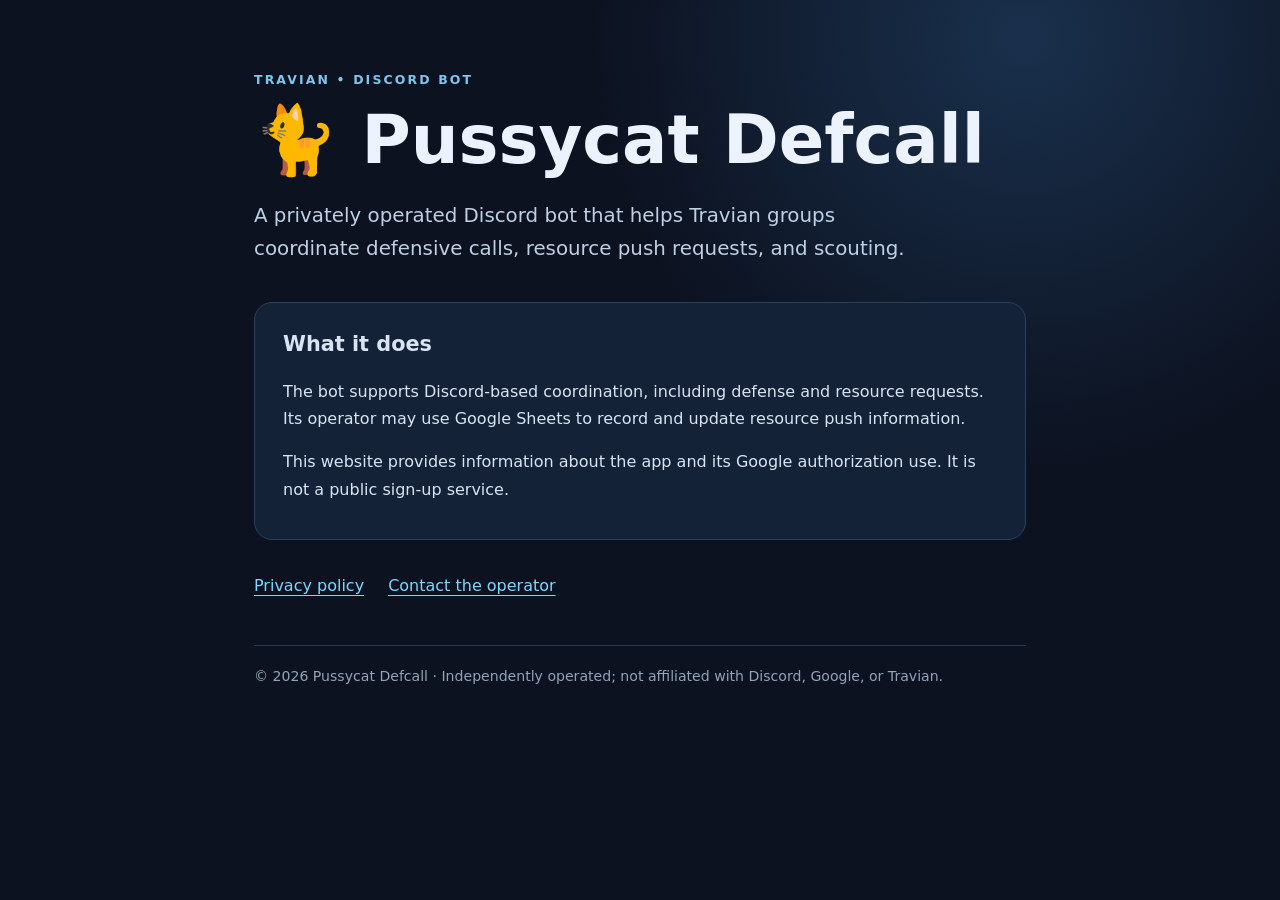
<file: index.html>
<!doctype html>
<html lang="en"><head><meta charset="utf-8"><meta name="viewport" content="width=device-width,initial-scale=1"><meta name="description" content="Pussycat Defcall, a private Discord coordination bot for Travian players."><title>Pussycat Defcall</title><link rel="stylesheet" href="style.css"></head>
<body><main class="wrap"><div class="eyebrow">TRAVIAN • DISCORD BOT</div><h1>🐈 Pussycat Defcall</h1><p class="lead">A privately operated Discord bot that helps Travian groups coordinate defensive calls, resource push requests, and scouting.</p><section class="panel"><h2>What it does</h2><p>The bot supports Discord-based coordination, including defense and resource requests. Its operator may use Google Sheets to record and update resource push information.</p><p>This website provides information about the app and its Google authorization use. It is not a public sign-up service.</p></section><nav><a href="privacy.html">Privacy policy</a><a href="mailto:larspettereinarsen@gmail.com">Contact the operator</a></nav><footer>© 2026 Pussycat Defcall · Independently operated; not affiliated with Discord, Google, or Travian.</footer></main></body></html>
</file>
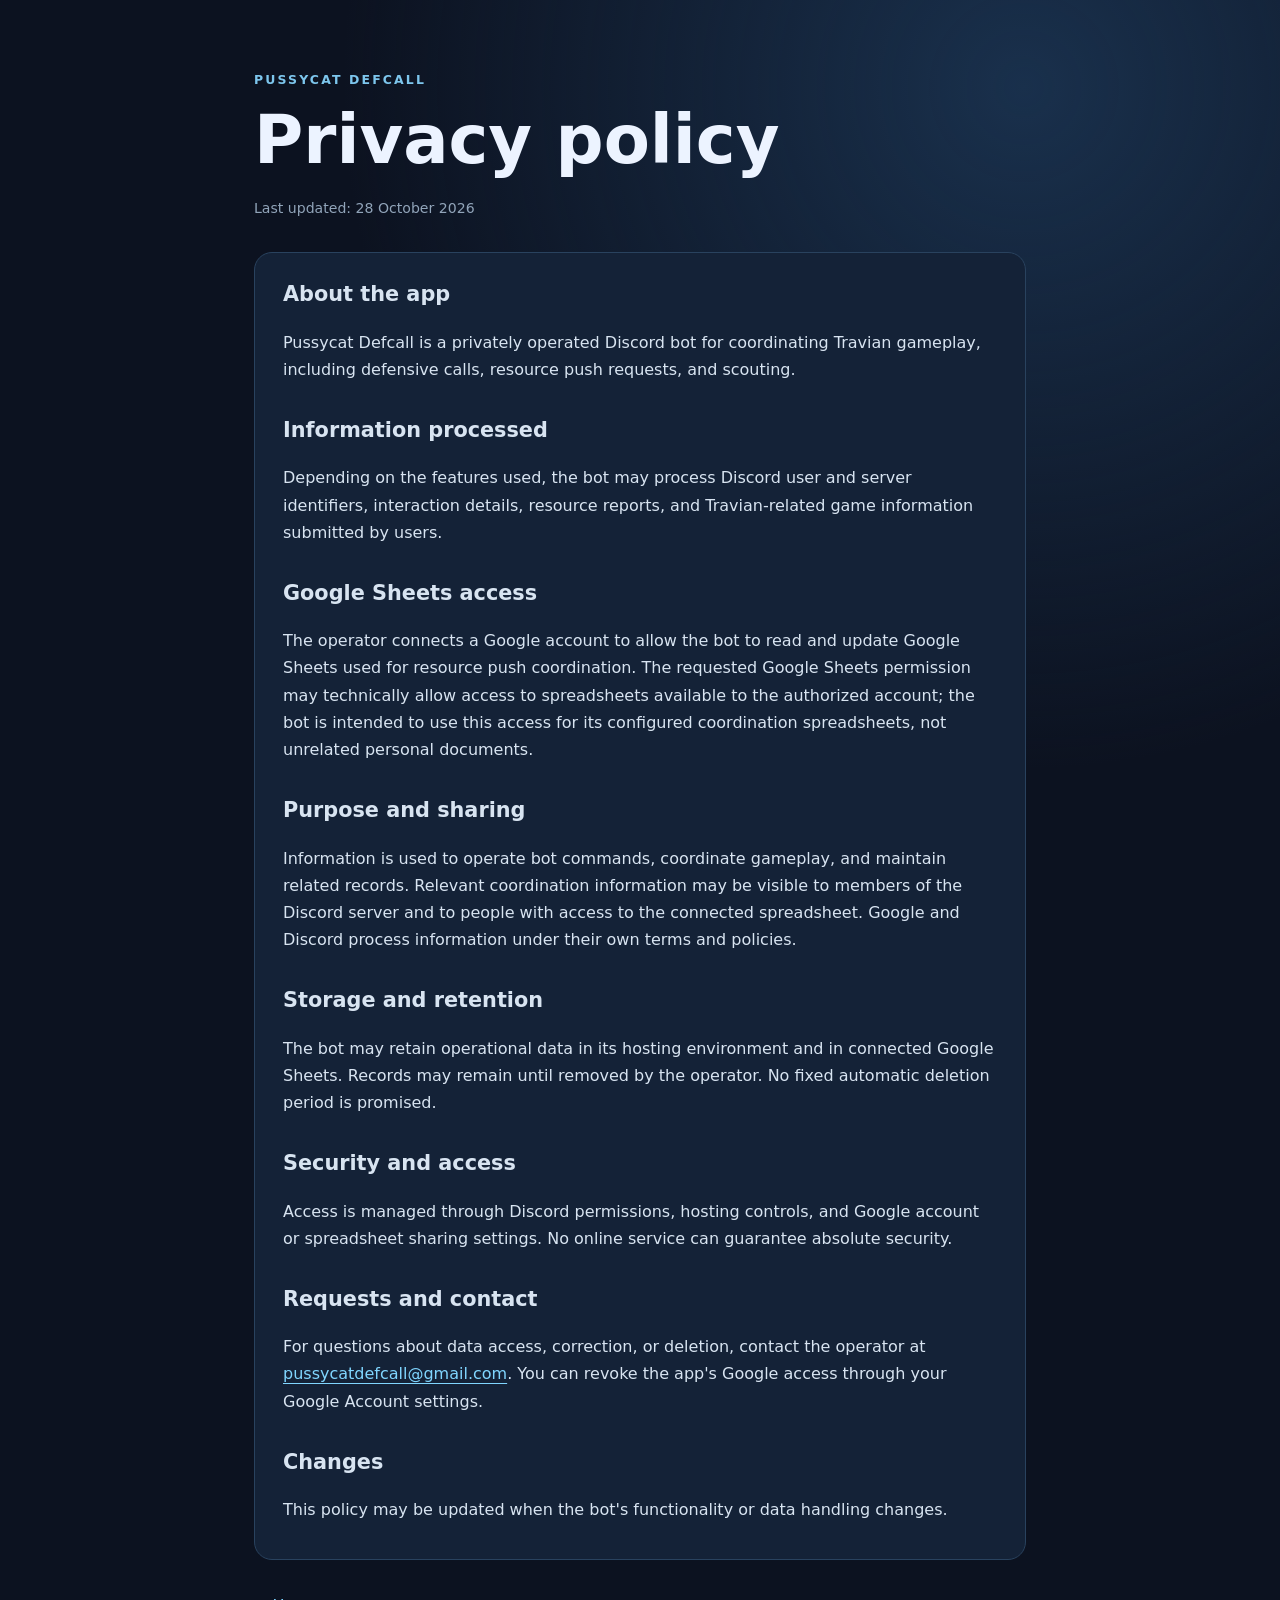
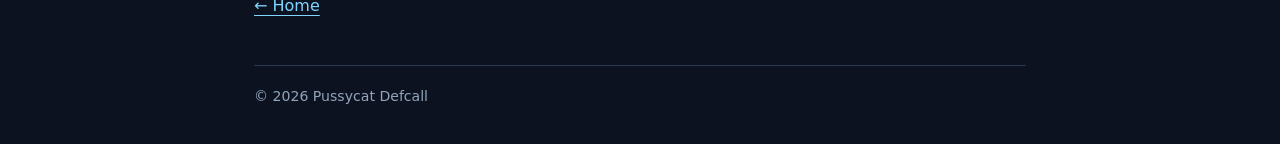
<file: privacy.html>
<!doctype html>
<html lang="en"><head><meta charset="utf-8"><meta name="viewport" content="width=device-width,initial-scale=1"><meta name="description" content="Privacy policy for Pussycat Defcall."><title>Privacy Policy · Pussycat Defcall</title><link rel="stylesheet" href="style.css"></head><body><main class="wrap"><div class="eyebrow">PUSSYCAT DEFCALL</div><h1>Privacy policy</h1><p class="muted">Last updated: 28 October 2026</p><section class="panel"><h2>About the app</h2><p>Pussycat Defcall is a privately operated Discord bot for coordinating Travian gameplay, including defensive calls, resource push requests, and scouting.</p><h2>Information processed</h2><p>Depending on the features used, the bot may process Discord user and server identifiers, interaction details, resource reports, and Travian-related game information submitted by users.</p><h2>Google Sheets access</h2><p>The operator connects a Google account to allow the bot to read and update Google Sheets used for resource push coordination. The requested Google Sheets permission may technically allow access to spreadsheets available to the authorized account; the bot is intended to use this access for its configured coordination spreadsheets, not unrelated personal documents.</p><h2>Purpose and sharing</h2><p>Information is used to operate bot commands, coordinate gameplay, and maintain related records. Relevant coordination information may be visible to members of the Discord server and to people with access to the connected spreadsheet. Google and Discord process information under their own terms and policies.</p><h2>Storage and retention</h2><p>The bot may retain operational data in its hosting environment and in connected Google Sheets. Records may remain until removed by the operator. No fixed automatic deletion period is promised.</p><h2>Security and access</h2><p>Access is managed through Discord permissions, hosting controls, and Google account or spreadsheet sharing settings. No online service can guarantee absolute security.</p><h2>Requests and contact</h2><p>For questions about data access, correction, or deletion, contact the operator at <a href="mailto:pussycatdefcall@gmail.com">pussycatdefcall@gmail.com</a>. You can revoke the app's Google access through your Google Account settings.</p><h2>Changes</h2><p>This policy may be updated when the bot's functionality or data handling changes.</p></section><nav><a href="index.html">← Home</a></nav><footer>© 2026 Pussycat Defcall</footer></main></body></html>
</file>
<file: style.css>
:root{color-scheme:dark;font-family:Inter,ui-sans-serif,system-ui,-apple-system,Segoe UI,sans-serif;background:#0c1220;color:#ecf3ff}*{box-sizing:border-box}body{margin:0;background:radial-gradient(circle at 80% 5%,#19304c 0,transparent 35%),#0c1220}.wrap{max-width:820px;margin:0 auto;padding:72px 24px 40px}.eyebrow{font-size:.78rem;letter-spacing:.17em;color:#7dc6ed;font-weight:700}h1{font-size:clamp(2.5rem,6vw,4.2rem);line-height:1.12;margin:16px 0 22px}h2{font-size:1.3rem;margin:30px 0 8px}.lead{font-size:1.24rem;color:#bed0e4;line-height:1.65;max-width:680px}.panel{background:#142237;border:1px solid #29425e;border-radius:18px;padding:20px 28px;margin:36px 0;line-height:1.7;color:#d8e4f1}.panel h2:first-child{margin-top:4px}nav{display:flex;gap:24px;flex-wrap:wrap;margin:24px 0}a{color:#80d6ff;text-underline-offset:4px}footer,.muted{color:#91a4b9;font-size:.88rem}footer{border-top:1px solid #273b52;padding-top:22px;margin-top:50px}@media(max-width:520px){.wrap{padding-top:46px}.panel{padding:16px 20px}}
</file>
